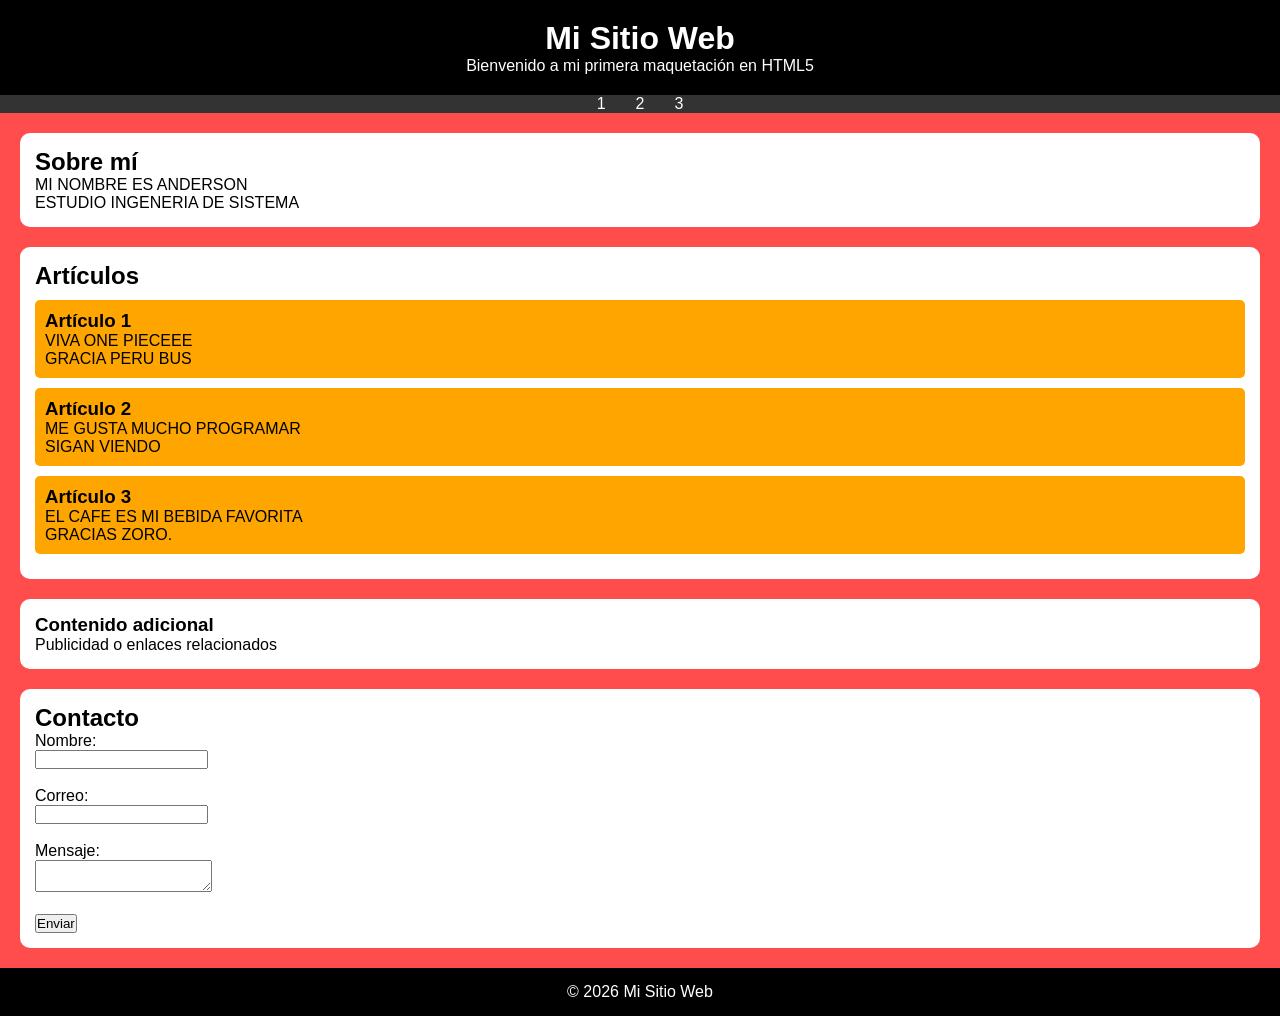
<file: index.html>
<!DOCTYPE html>
<html lang="es">
<head>
    <meta charset="UTF-8">
    <meta name="viewport" content="width=device-width, initial-scale=1.0">
    <title>Maquetación HTML5 - 1</title>

    <link rel="stylesheet" href="estilos1.css">
</head>

<body>

<header>
    <h1>Mi Sitio Web</h1>
    <p>Bienvenido a mi primera maquetación en HTML5</p>
</header>

<nav>
    <ul>
        <li><a href="index.html">1</a></li>
        <li><a href="index2.html">2</a></li>
        <li><a href="index3.html">3</a></li>
    </ul>
</nav>

<main>

<section id="sobremi">
    <h2>Sobre mí</h2>
    <p>MI NOMBRE ES ANDERSON </p>
    <p>ESTUDIO INGENERIA DE SISTEMA </p>
</section>

<section>
    <h2>Artículos</h2>

    <article>
        <h3>Artículo 1</h3>
        <p>VIVA ONE PIECEEE</p>
        <p>GRACIA PERU BUS</p>
    </article>

    <article>
        <h3>Artículo 2</h3>
        <p>ME GUSTA MUCHO PROGRAMAR </p>
        <p>SIGAN VIENDO</p>
    </article>

    <article>
        <h3>Artículo 3</h3>
        <p>EL CAFE ES MI BEBIDA FAVORITA </p>
        <p>GRACIAS ZORO.</p>
    </article>
</section>

<aside>
    <h3>Contenido adicional</h3>
    <p>Publicidad o enlaces relacionados</p>
</aside>

<section id="contacto">
    <h2>Contacto</h2>

    <form>
        <label>Nombre:</label><br>
        <input type="text"><br><br>

        <label>Correo:</label><br>
        <input type="email"><br><br>

        <label>Mensaje:</label><br>
        <textarea></textarea><br><br>

        <button type="submit">Enviar</button>
    </form>
</section>

</main>

<footer>
    <p>© 2026 Mi Sitio Web</p>
</footer>

</body>
</html>
</file>
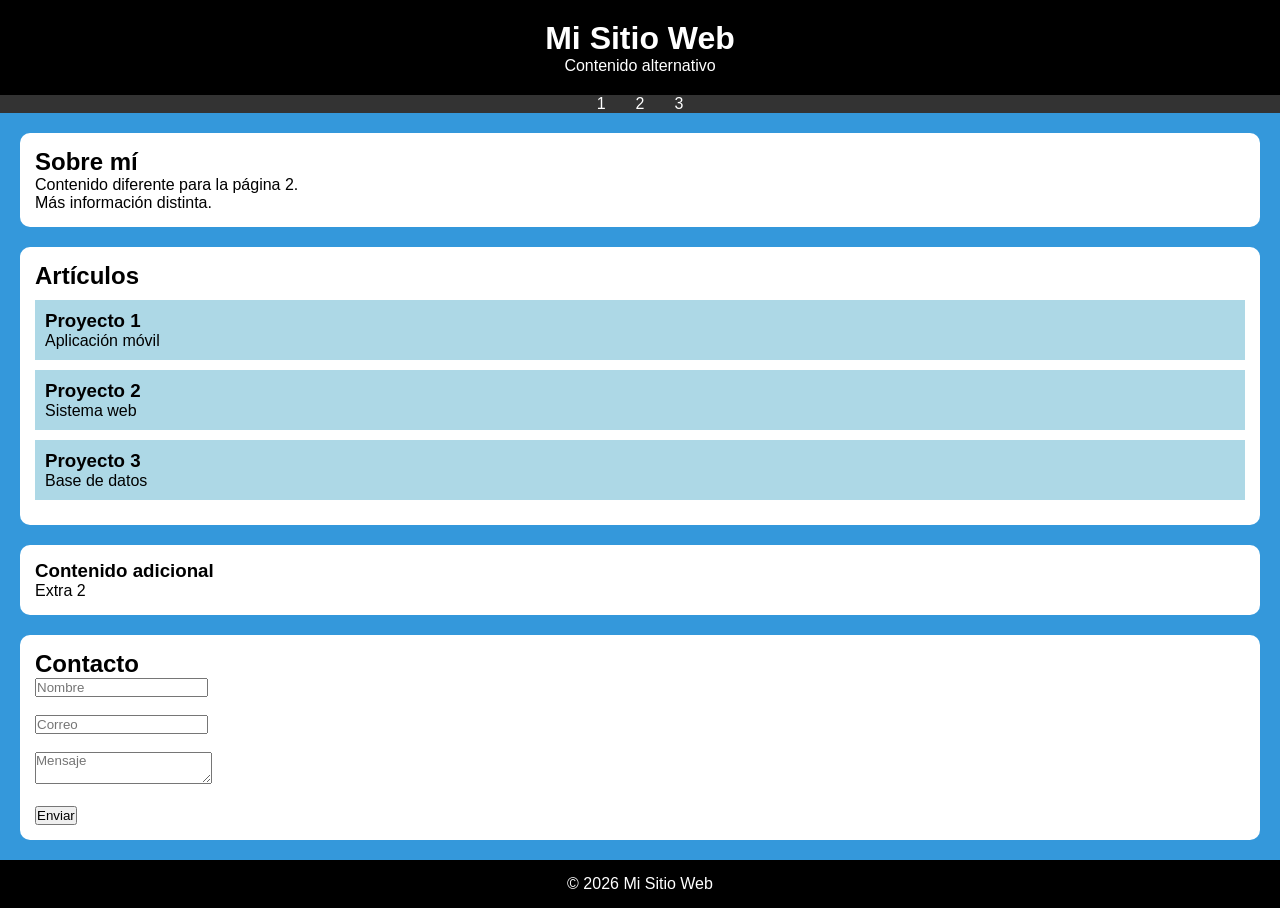
<file: index2.html>
<!DOCTYPE html>
<html lang="es">
<head>
    <meta charset="UTF-8">
    <meta name="viewport" content="width=device-width, initial-scale=1.0">
    <title>Maquetación HTML5 - 2</title>

    <link rel="stylesheet" href="estilo2.css">
</head>

<body>

<header>
    <h1>Mi Sitio Web</h1>
    <p>Contenido alternativo</p>
</header>

<nav>
    <ul>
        <li><a href="index.html">1</a></li>
        <li><a href="index2.html">2</a></li>
        <li><a href="index3.html">3</a></li>
        
    </ul>
</nav>

<main>

<section id="sobremi">
    <h2>Sobre mí</h2>
    <p>Contenido diferente para la página 2.</p>
    <p>Más información distinta.</p>
</section>

<section>
    <h2>Artículos</h2>

    <article>
        <h3>Proyecto 1</h3>
        <p>Aplicación móvil</p>
    </article>

    <article>
        <h3>Proyecto 2</h3>
        <p>Sistema web</p>
    </article>

    <article>
        <h3>Proyecto 3</h3>
        <p>Base de datos</p>
    </article>
</section>

<aside>
    <h3>Contenido adicional</h3>
    <p>Extra 2</p>
</aside>

<section id="contacto">
    <h2>Contacto</h2>
    <form>
        <input type="text" placeholder="Nombre"><br><br>
        <input type="email" placeholder="Correo"><br><br>
        <textarea placeholder="Mensaje"></textarea><br><br>
        <button>Enviar</button>
    </form>
</section>

</main>

<footer>
    <p>© 2026 Mi Sitio Web</p>
</footer>

</body>
</html>
</file>
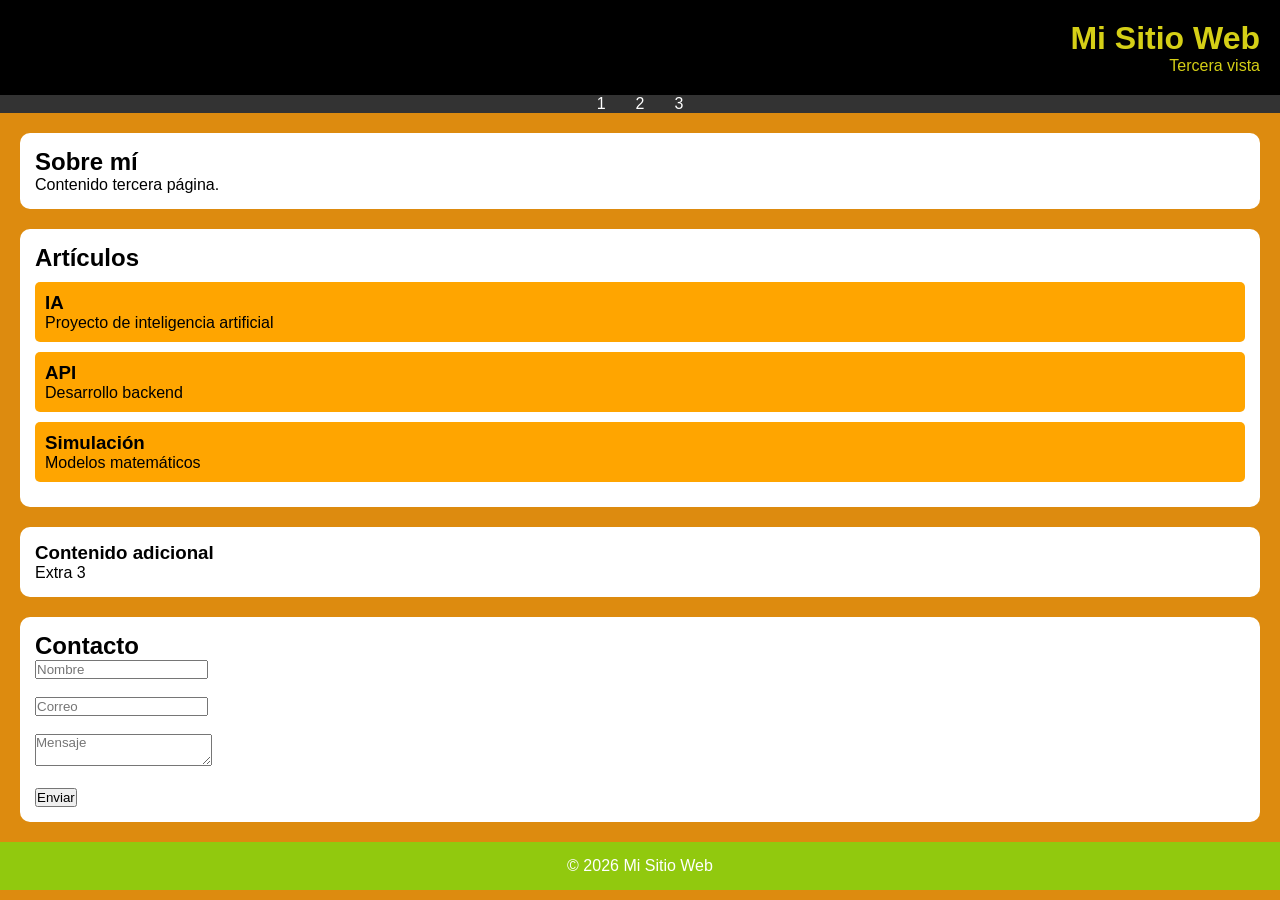
<file: index3.html>
<!DOCTYPE html>
<html lang="es">
<head>
    <meta charset="UTF-8">
    <meta name="viewport" content="width=device-width, initial-scale=1.0">
    <title>Maquetación HTML5 - 3</title>

    <link rel="stylesheet" href="estilo3.css">
</head>

<body>

<header>
    <h1>Mi Sitio Web</h1>
    <p>Tercera vista</p>
</header>

<nav>
    <ul>
        <li><a href="index.html">1</a></li>
        <li><a href="index2.html">2</a></li>
        <li><a href="index3.html">3</a></li>
    </ul>
</nav>

<main>

<section id="sobremi">
    <h2>Sobre mí</h2>
    <p>Contenido tercera página.</p>
</section>

<section>
    <h2>Artículos</h2>

    <article>
        <h3>IA</h3>
        <p>Proyecto de inteligencia artificial</p>
    </article>

    <article>
        <h3>API</h3>
        <p>Desarrollo backend</p>
    </article>

    <article>
        <h3>Simulación</h3>
        <p>Modelos matemáticos</p>
    </article>
</section>

<aside>
    <h3>Contenido adicional</h3>
    <p>Extra 3</p>
</aside>

<section id="contacto">
    <h2>Contacto</h2>
    <form>
        <input type="text" placeholder="Nombre"><br><br>
        <input type="email" placeholder="Correo"><br><br>
        <textarea placeholder="Mensaje"></textarea><br><br>
        <button>Enviar</button>
    </form>
</section>

</main>

<footer>
    <p>© 2026 Mi Sitio Web</p>
</footer>

</body>
</html>
</file>
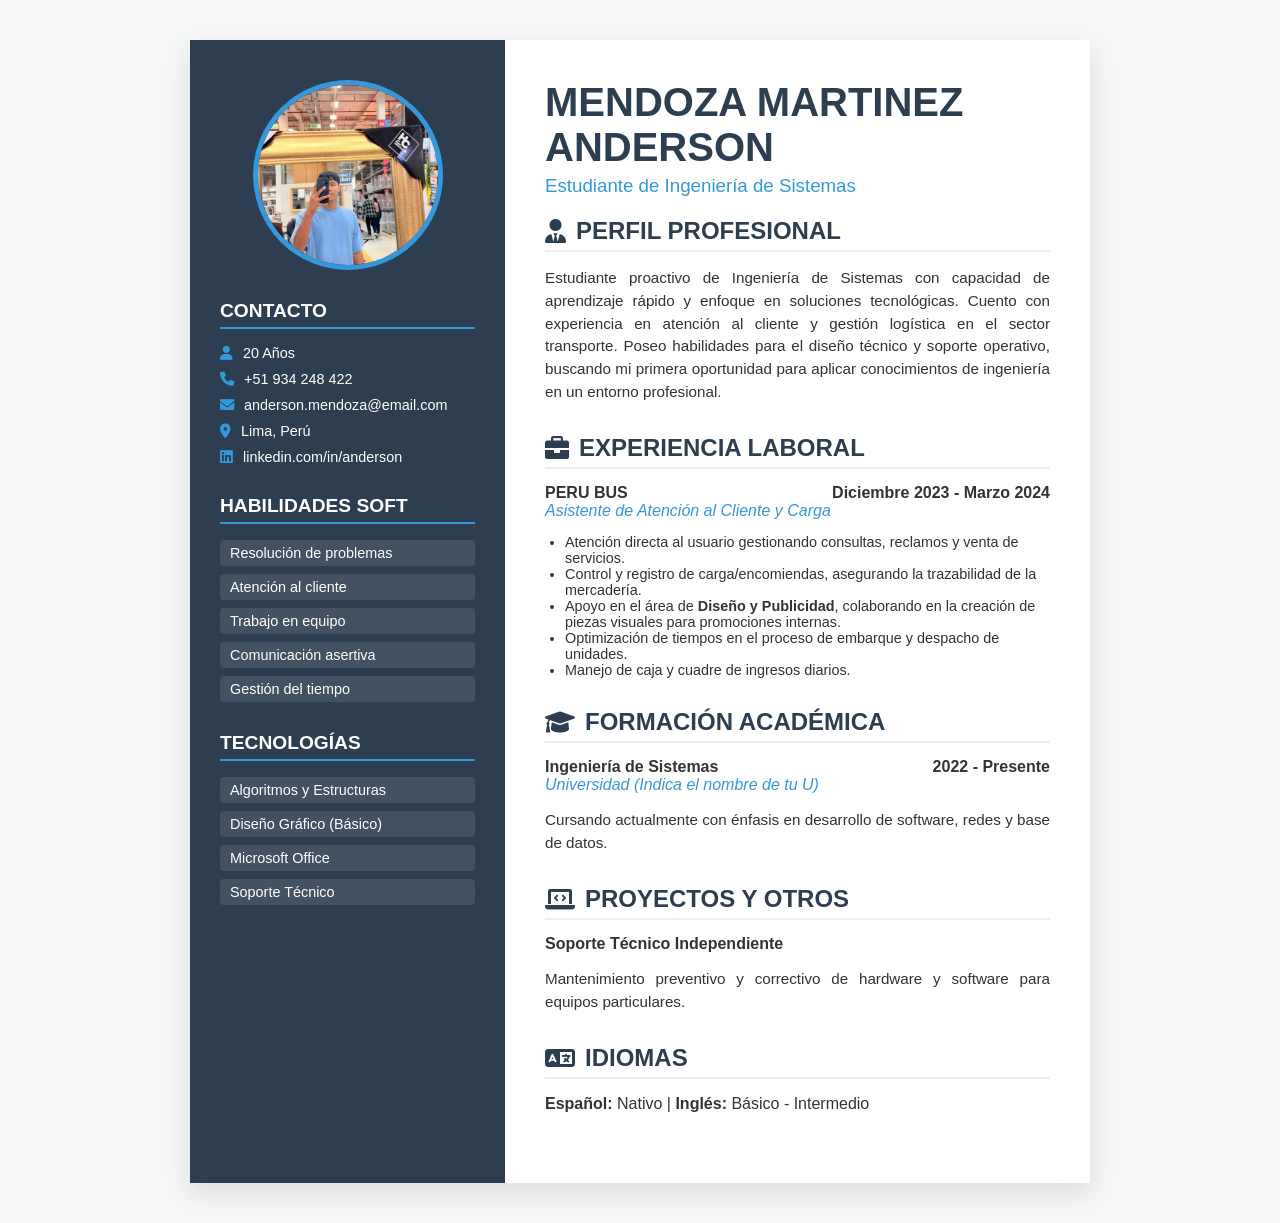
<file: CV/CV.html>
<!DOCTYPE html>
<html lang="es">
<head>
    <meta charset="UTF-8">
    <meta name="viewport" content="width=device-width, initial-scale=1.0">
    <title>CV - Mendoza Martinez Anderson</title>
    <link href="https://cdnjs.cloudflare.com/ajax/libs/font-awesome/6.0.0/css/all.min.css" rel="stylesheet">
    <style>
        :root {
            --primary-color: #2c3e50;
            --secondary-color: #3498db;
            --text-color: #333;
            --bg-color: #f4f7f6;
        }

        body {
            font-family: 'Segoe UI', Tahoma, Geneva, Verdana, sans-serif;
            background-color: var(--bg-color);
            margin: 0;
            padding: 0;
            display: flex;
            justify-content: center;
            color: var(--text-color);
        }

        .cv-container {
            background: white;
            width: 900px;
            margin: 40px 0;
            display: grid;
            grid-template-columns: 35% 65%;
            box-shadow: 0 10px 25px rgba(0,0,0,0.1);
        }

        /* Columna Izquierda (Sidebar) */
        .sidebar {
            background-color: var(--primary-color);
            color: white;
            padding: 40px 30px;
        }

        .profile-img {
            width: 180px;
            height: 180px;
            border-radius: 50%;
            border: 5px solid var(--secondary-color);
            object-fit: cover;
            display: block;
            margin: 0 auto 20px;
        }

        .sidebar h2 {
            text-transform: uppercase;
            font-size: 1.2rem;
            border-bottom: 2px solid var(--secondary-color);
            padding-bottom: 5px;
            margin-top: 30px;
        }

        .contact-info p {
            font-size: 0.9rem;
            margin: 10px 0;
            display: flex;
            align-items: center;
        }

        .contact-info i {
            margin-right: 10px;
            color: var(--secondary-color);
        }

        .skills-list {
            list-style: none;
            padding: 0;
        }

        .skills-list li {
            margin-bottom: 8px;
            font-size: 0.9rem;
            background: rgba(255,255,255,0.1);
            padding: 5px 10px;
            border-radius: 4px;
        }

        /* Columna Derecha (Contenido) */
        .main-content {
            padding: 40px;
        }

        .header-name h1 {
            margin: 0;
            font-size: 2.5rem;
            color: var(--primary-color);
        }

        .header-name h3 {
            margin: 5px 0;
            color: var(--secondary-color);
            font-weight: 400;
        }

        .section {
            margin-bottom: 30px;
        }

        .section-title {
            color: var(--primary-color);
            text-transform: uppercase;
            border-bottom: 2px solid #eee;
            padding-bottom: 5px;
            margin-bottom: 15px;
            display: flex;
            align-items: center;
        }

        .section-title i {
            margin-right: 10px;
        }

        .experience-item, .education-item {
            margin-bottom: 20px;
        }

        .item-header {
            display: flex;
            justify-content: space-between;
            font-weight: bold;
        }

        .item-sub {
            color: var(--secondary-color);
            font-style: italic;
            margin-bottom: 8px;
        }

        .description {
            font-size: 0.95rem;
            line-height: 1.5;
            text-align: justify;
        }

        ul.job-bullets {
            padding-left: 20px;
            font-size: 0.9rem;
        }

        @media (max-width: 768px) {
            .cv-container {
                grid-template-columns: 1fr;
                width: 95%;
            }
        }
    </style>
</head>
<body>

    <div class="cv-container">
        <!-- BARRA LATERAL -->
        <aside class="sidebar">
            <!-- FOTO DE PERFIL -->
            <!-- Cambia 'TU_FOTO.jpg' por el nombre de tu archivo de imagen -->
            <img src="foto.jpg" alt="Foto Anderson" class="profile-img">

            <div class="contact-info">
                <h2>Contacto</h2>
                <p><i class="fas fa-user"></i> 20 Años</p>
                <p><i class="fas fa-phone"></i> +51 934 248 422</p>
                <p><i class="fas fa-envelope"></i> anderson.mendoza@email.com</p>
                <p><i class="fas fa-map-marker-alt"></i> Lima, Perú</p>
                <p><i class="fab fa-linkedin"></i> linkedin.com/in/anderson</p>
            </div>

            <h2>Habilidades Soft</h2>
            <ul class="skills-list">
                <li>Resolución de problemas</li>
                <li>Atención al cliente</li>
                <li>Trabajo en equipo</li>
                <li>Comunicación asertiva</li>
                <li>Gestión del tiempo</li>
            </ul>

            <h2>Tecnologías</h2>
            <ul class="skills-list">
                <li>Algoritmos y Estructuras</li>
                <li>Diseño Gráfico (Básico)</li>
                <li>Microsoft Office</li>
                <li>Soporte Técnico</li>
            </ul>
        </aside>

        <!-- CONTENIDO PRINCIPAL -->
        <main class="main-content">
            <header class="header-name">
                <h1>MENDOZA MARTINEZ ANDERSON</h1>
                <h3>Estudiante de Ingeniería de Sistemas</h3>
            </header>

            <section class="section">
                <h2 class="section-title"><i class="fas fa-user-tie"></i> Perfil Profesional</h2>
                <p class="description">
                    Estudiante proactivo de Ingeniería de Sistemas con capacidad de aprendizaje rápido y enfoque en soluciones tecnológicas. Cuento con experiencia en atención al cliente y gestión logística en el sector transporte. Poseo habilidades para el diseño técnico y soporte operativo, buscando mi primera oportunidad para aplicar conocimientos de ingeniería en un entorno profesional.
                </p>
            </section>

            <section class="section">
                <h2 class="section-title"><i class="fas fa-briefcase"></i> Experiencia Laboral</h2>
                
                <div class="experience-item">
                    <div class="item-header">
                        <span>PERU BUS</span>
                        <span>Diciembre 2023 - Marzo 2024</span>
                    </div>
                    <div class="item-sub">Asistente de Atención al Cliente y Carga</div>
                    <ul class="job-bullets">
                        <li>Atención directa al usuario gestionando consultas, reclamos y venta de servicios.</li>
                        <li>Control y registro de carga/encomiendas, asegurando la trazabilidad de la mercadería.</li>
                        <li>Apoyo en el área de <strong>Diseño y Publicidad</strong>, colaborando en la creación de piezas visuales para promociones internas.</li>
                        <li>Optimización de tiempos en el proceso de embarque y despacho de unidades.</li>
                        <li>Manejo de caja y cuadre de ingresos diarios.</li>
                    </ul>
                </div>
            </section>

            <section class="section">
                <h2 class="section-title"><i class="fas fa-graduation-cap"></i> Formación Académica</h2>
                
                <div class="education-item">
                    <div class="item-header">
                        <span>Ingeniería de Sistemas</span>
                        <span>2022 - Presente</span>
                    </div>
                    <div class="item-sub">Universidad (Indica el nombre de tu U)</div>
                    <p class="description">Cursando actualmente con énfasis en desarrollo de software, redes y base de datos.</p>
                </div>
            </section>

            <section class="section">
                <h2 class="section-title"><i class="fas fa-laptop-code"></i> Proyectos y Otros</h2>
                <div class="education-item">
                    <div class="item-header">
                        <span>Soporte Técnico Independiente</span>
                    </div>
                    <p class="description">Mantenimiento preventivo y correctivo de hardware y software para equipos particulares.</p>
                </div>
            </section>

            <section class="section">
                <h2 class="section-title"><i class="fas fa-language"></i> Idiomas</h2>
                <p><strong>Español:</strong> Nativo | <strong>Inglés:</strong> Básico - Intermedio</p>
            </section>
        </main>
    </div>

</body>
</html>
</file>
<file: estilos1.css>
* {
    margin: 0;
    padding: 0;
    box-sizing: border-box;
    font-family: Arial;
}

body {
    background: #ff4d4d;
}

header {
    background: black;
    color: white;
    text-align: center;
    padding: 20px;
}

nav ul {
    display: flex;
    justify-content: center;
    list-style: none;
    background: #333;
}

nav ul li a {
    color: white;
    padding: 15px;
    text-decoration: none;
}

nav ul li a:hover {
    background: red;
}

section, aside {
    background: white;
    margin: 20px;
    padding: 15px;
    border-radius: 10px;
}

article {
    background: orange;
    margin: 10px 0;
    padding: 10px;
    border-radius: 5px;
}

footer {
    background: black;
    color: white;
    text-align: center;
    padding: 15px;
}
</file>
<file: estilo2.css>
* {
    margin: 0;
    padding: 0;
    box-sizing: border-box;
    font-family: Arial;
}

body {
    background: #3498db;
}

header {
    background: black;
    color: white;
    text-align: center;
    padding: 20px;
}

nav ul {
    display: flex;
    justify-content: center;
    list-style: none;
    background: #333;
}

nav ul li a {
    color: white;
    padding: 15px;
    text-decoration: none;
}

nav ul li a:hover {
    background: blue;
}

section, aside {
    background: white;
    margin: 20px;
    padding: 15px;
    border-radius: 10px;
}

article {
    background: lightblue;
    margin: 10px 0;
    padding: 10px;
}

footer {
    background: black;
    color: white;
    text-align: center;
    padding: 15px;
}
</file>
<file: estilo3.css>
* {
    margin: 0;
    padding: 0;
    box-sizing: border-box;
    font-family: Arial;
}

body {
    background: #dd8b0f;
}

header {
    background: black;
    color: rgb(213, 207, 22);
    text-align: right;
    padding: 20px;
}

nav ul {
    display: flex;
    justify-content: center;
    list-style: none;
    background: #333;
}

nav ul li a {
    color: white;
    padding: 15px;
    text-decoration: none;
}

nav ul li a:hover {
    background: rgb(21, 200, 78);
}

section, aside {
    background: white;
    margin: 20px;
    padding: 15px;
    border-radius: 10px;
}

article {
    background: orange;
    margin: 10px 0;
    padding: 10px;
    border-radius: 5px;
}

footer {
    background: rgb(145, 201, 14);
    color: white;
    text-align: center;
    padding: 15px;
}
</file>
